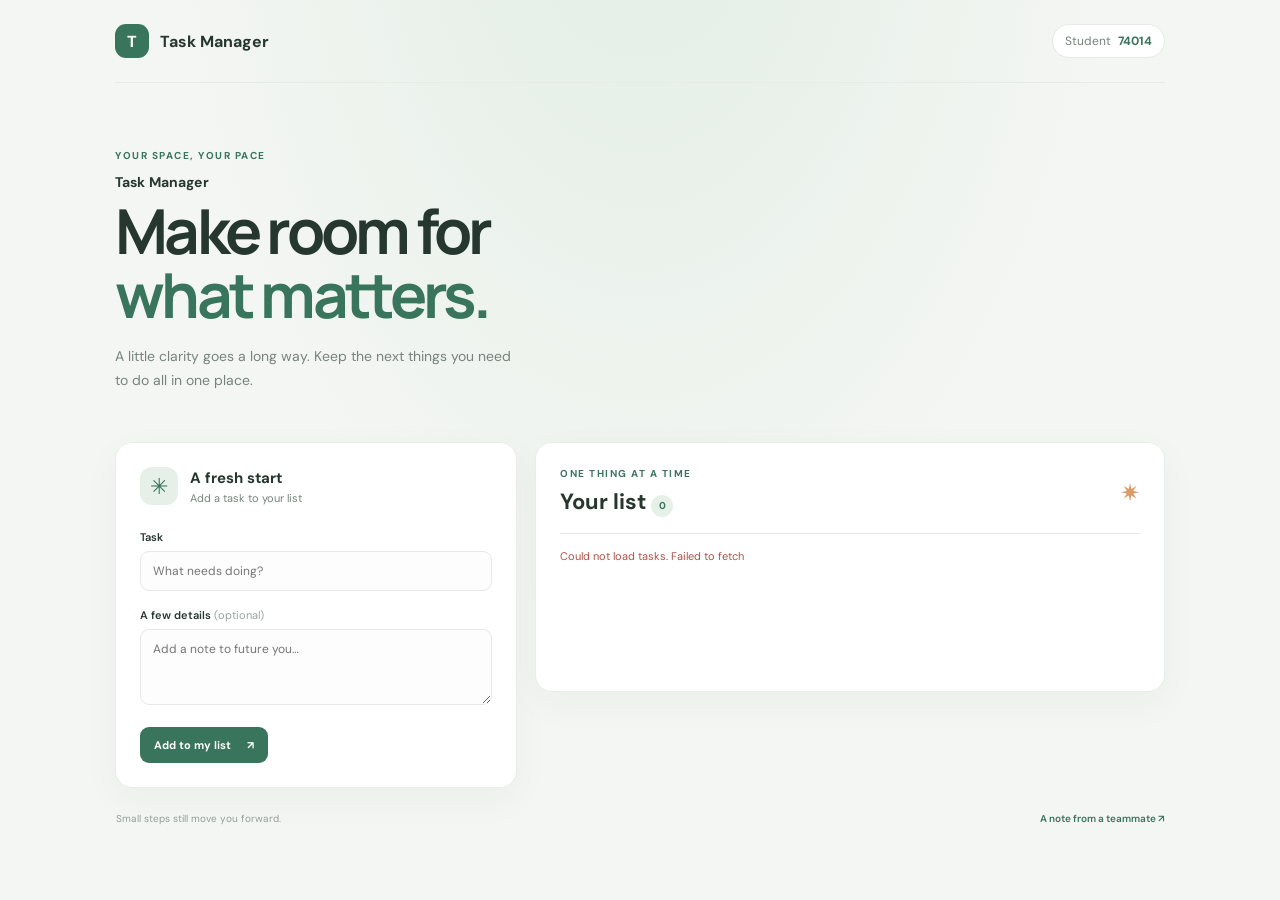
<file: index.html>
<!DOCTYPE html>
<html lang="en">
  <head>
    <meta charset="utf-8">
    <meta name="viewport" content="width=device-width, initial-scale=1">
    <meta name="theme-color" content="#f4f6f3">
    <title>Task Manager — Alisher</title>
    <link rel="stylesheet" href="style.css">
    <script src="app.js" defer></script>
  </head>
  <body>
    <main class="shell">
      <header class="topbar">
        <a class="brand" href="index.html"
          ><span class="brand-mark">T</span><span>Task Manager</span></a
        ><span class="student-chip"
          >Student <strong id="student-id">74014</strong></span
        >
      </header>
      <section class="intro">
        <p class="eyebrow">YOUR SPACE, YOUR PACE</p>
        <h1>Task Manager</h1>
        <p class="hero-line">Make room for<br><span>what matters.</span></p>
        <p class="intro-copy">
          A little clarity goes a long way. Keep the next things you need to do
          all in one place.
        </p>
      </section>
      <section class="workspace" aria-label="Task manager">
        <form id="task-form" class="task-form">
          <div class="form-heading">
            <span class="form-icon">✳</span>
            <div>
              <h2 id="form-title">A fresh start</h2>
              <p>Add a task to your list</p>
            </div>
          </div>
          <label for="task-title">Task</label
          ><input
            type="text"
            id="task-title"
            name="title"
            maxlength="160"
            placeholder="What needs doing?"
            required
          ><label for="task-description"
            >A few details <span>(optional)</span></label
          ><textarea
            id="task-description"
            name="description"
            rows="3"
            maxlength="1200"
            placeholder="Add a note to future you…"
          ></textarea>
          <div class="form-actions">
            <button
              id="task-submit"
              class="button button-primary"
              type="submit"
            >
              Add to my list <span>↗</span></button
            ><button
              id="task-cancel"
              class="button button-quiet"
              type="button"
              hidden
            >
              Cancel
            </button>
          </div>
        </form>
        <section class="list-panel">
          <div class="list-head">
            <div>
              <p class="eyebrow">ONE THING AT A TIME</p>
              <h2>Your list <span id="task-count">0</span></h2>
            </div>
            <span class="list-spark">✷</span>
          </div>
          <p
            id="status-message"
            class="status-message"
            role="status"
            aria-live="polite"
          >
            Connecting to your task list…
          </p>
          <div id="task-list" class="task-list"></div>
        </section>
      </section>
      <footer class="footer">
        <span>Small steps still move you forward.</span
        ><a id="contribution-link" href="contribution.html"
          >A note from a teammate <span>↗</span></a
        >
      </footer>
    </main>
  </body>
</html>
</file>
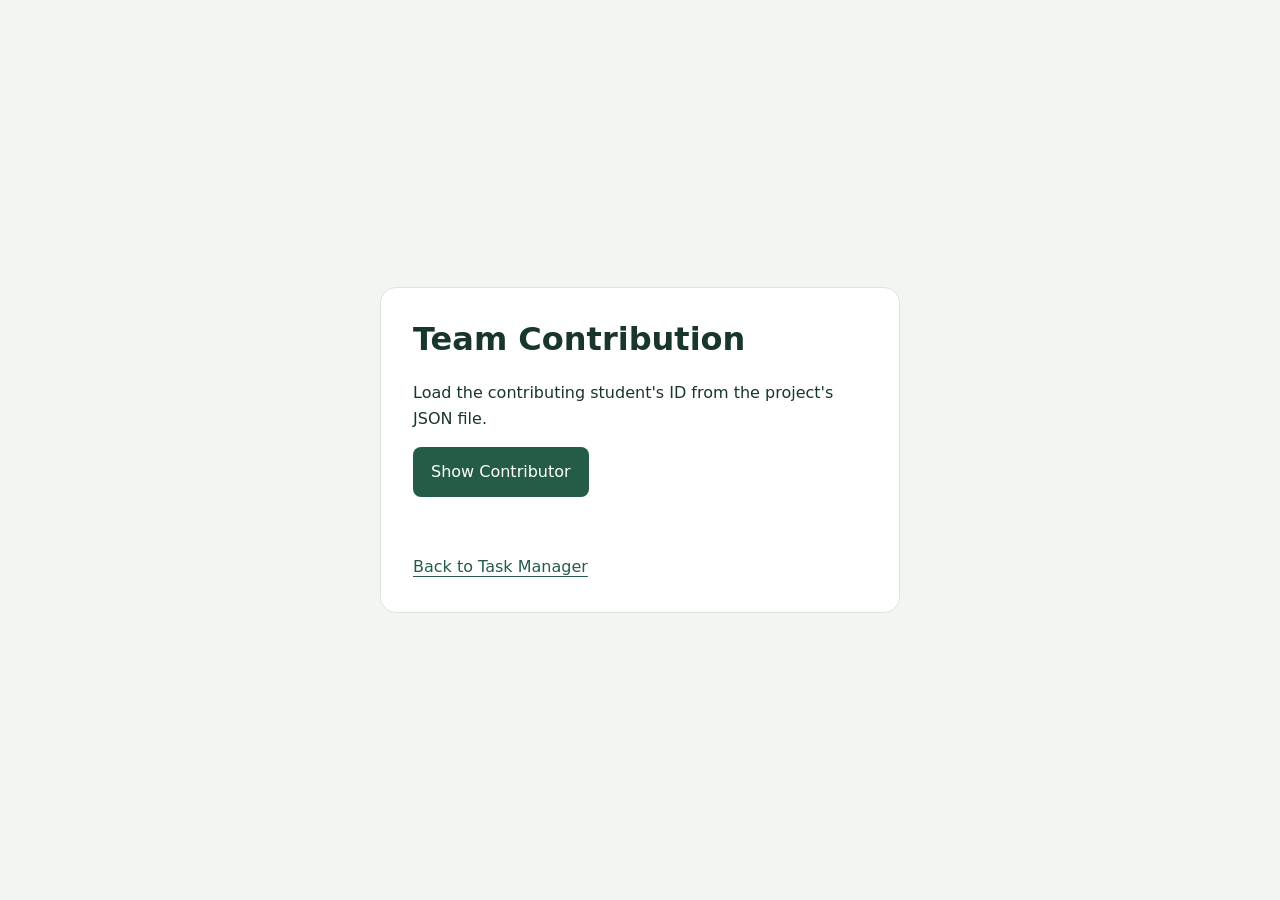
<file: contribution.html>
<!DOCTYPE html>
<html lang="en">
<head>
  <meta charset="utf-8">
  <meta name="viewport" content="width=device-width, initial-scale=1">
  <title>Team Contribution</title>
  <style>
    * { box-sizing: border-box; }
    body { margin: 0; min-height: 100vh; display: grid; place-items: center; padding: 24px; font: 16px/1.6 system-ui, sans-serif; color: #18352e; background: #f3f5f0; }
    main { width: min(100%, 520px); padding: 32px; border: 1px solid #dce4db; border-radius: 16px; background: white; }
    h1 { margin-top: 0; line-height: 1.2; }
    button { padding: 12px 18px; border: 0; border-radius: 8px; font: inherit; color: white; background: #245c47; cursor: pointer; }
    button:disabled { opacity: .6; cursor: wait; }
    button:focus-visible, a:focus-visible { outline: 3px solid #b38a34; outline-offset: 4px; }
    #contributor-student-id { min-height: 1.6em; overflow-wrap: anywhere; font-weight: 600; }
    a { color: #245c47; text-underline-offset: 4px; }
  </style>
</head>
<body>
  <main>
    <h1>Team Contribution</h1>
    <p>Load the contributing student's ID from the project's JSON file.</p>
    <button id="load-contributor" type="button">Show Contributor</button>
    <p id="contributor-student-id" role="status" aria-live="polite"></p>
    <a href="index.html">Back to Task Manager</a>
  </main>
  <script>
    "use strict";
    const button = document.getElementById("load-contributor");
    const output = document.getElementById("contributor-student-id");
    button.addEventListener("click", async () => {
      button.disabled = true;
      output.textContent = "Loading contributor…";
      try {
        const response = await fetch("contribution.json", { cache: "no-store", signal: AbortSignal.timeout(15000) });
        if (!response.ok) throw new Error(`Request failed (${response.status}).`);
        const data = await response.json();
        if (typeof data.contributorStudentId !== "string" || !/^\d+$/.test(data.contributorStudentId)) {
          throw new Error("A valid contributor student ID is missing from contribution.json.");
        }
        output.textContent = `Contributor Student ID: ${data.contributorStudentId}`;
      } catch (error) {
        output.textContent = `Unable to load contributor. ${error.message} Please try again.`;
      } finally {
        button.disabled = false;
      }
    });
  </script>
</body>
</html>
</file>
<file: style.css>
@import url("https://fonts.googleapis.com/css2?family=DM+Sans:wght@400;500;600;700&family=Manrope:wght@400;500;600;700;800&display=swap");
:root {
  font-family: "DM Sans", sans-serif;
  color: #25372f;
  background: #f4f6f3;
  font-synthesis: none;
  text-rendering: optimizeLegibility;
  --ink: #25372f;
  --muted: #77837c;
  --green: #39745d;
  --line: #e5eae5;
  --paper: #fff;
  --mint: #e6f0e9;
}
* {
  box-sizing: border-box;
}
body {
  margin: 0;
  min-width: 320px;
  min-height: 100vh;
  background:
    radial-gradient(ellipse at 50% -20%, #e1ede4 0%, transparent 53%), #f4f6f3;
}
.shell {
  width: min(100% - 48px, 1050px);
  margin: auto;
}
.topbar {
  height: 83px;
  display: flex;
  align-items: center;
  justify-content: space-between;
  border-bottom: 1px solid #e6ebe5;
}
.brand {
  display: flex;
  align-items: center;
  gap: 11px;
  color: var(--ink);
  text-decoration: none;
  font-weight: 700;
}
.brand-mark {
  display: grid;
  place-items: center;
  width: 34px;
  height: 34px;
  border-radius: 11px;
  background: var(--green);
  color: white;
  font-weight: 800;
}
.student-chip {
  font-size: 12px;
  color: var(--muted);
  background: white;
  border: 1px solid var(--line);
  padding: 8px 12px;
  border-radius: 999px;
}
.student-chip strong {
  color: var(--green);
  margin-left: 4px;
}
.intro {
  padding: 66px 0 36px;
  max-width: 560px;
}
.eyebrow {
  font-size: 10px;
  letter-spacing: 0.15em;
  font-weight: 700;
  color: var(--green);
  margin: 0 0 12px;
}
.intro h1 {
  font-size: 14px;
  line-height: 1.2;
  letter-spacing: 0.01em;
  margin: 0 0 8px;
}
.hero-line {
  font-family: Manrope, sans-serif;
  font-size: clamp(40px, 6vw, 62px);
  font-weight: 700;
  line-height: 1.04;
  letter-spacing: -0.06em;
  margin: 0;
}
.hero-line span {
  color: var(--green);
}
.intro-copy {
  color: var(--muted);
  font-size: 14px;
  line-height: 1.7;
  max-width: 410px;
  margin-top: 17px;
}
.workspace {
  display: grid;
  grid-template-columns: minmax(280px, 0.78fr) minmax(0, 1.22fr);
  gap: 18px;
  align-items: start;
}
.task-form,
.list-panel {
  background: white;
  border: 1px solid #e9ede9;
  border-radius: 17px;
  box-shadow: 0 12px 38px #243d2c0a;
}
.task-form {
  padding: 24px;
}
.form-heading {
  display: flex;
  gap: 12px;
  align-items: center;
  margin-bottom: 25px;
}
.form-icon {
  display: grid;
  place-items: center;
  width: 38px;
  height: 38px;
  background: var(--mint);
  border-radius: 12px;
  color: var(--green);
  font-size: 22px;
}
.form-heading h2 {
  font-size: 15px;
  margin: 0 0 3px;
}
.form-heading p {
  font-size: 11px;
  color: var(--muted);
  margin: 0;
}
.task-form label {
  display: block;
  font-weight: 600;
  font-size: 11px;
  margin: 0 0 7px;
}
.task-form label span {
  color: #9aa39e;
  font-weight: 400;
}
.task-form input,
.task-form textarea {
  width: 100%;
  border: 1px solid var(--line);
  border-radius: 9px;
  padding: 11px 12px;
  font: inherit;
  font-size: 12px;
  background: #fcfdfc;
  outline: 0;
  margin-bottom: 17px;
}
.task-form textarea {
  resize: vertical;
  min-height: 76px;
}
.task-form input:focus,
.task-form textarea:focus {
  border-color: #8fb4a0;
  box-shadow: 0 0 0 3px #eaf3ed;
}
.form-actions {
  display: flex;
  gap: 8px;
}
.button {
  border: 0;
  border-radius: 9px;
  padding: 11px 14px;
  font: inherit;
  font-size: 11px;
  font-weight: 700;
  cursor: pointer;
}
.button-primary {
  background: var(--green);
  color: white;
}
.button-primary span {
  padding-left: 13px;
}
.button-quiet {
  background: #f1f4f1;
  color: var(--muted);
}
.list-panel {
  min-height: 250px;
  padding: 24px;
}
.list-head {
  display: flex;
  align-items: center;
  justify-content: space-between;
  padding-bottom: 16px;
  border-bottom: 1px solid var(--line);
}
.list-head .eyebrow {
  margin-bottom: 7px;
}
.list-head h2 {
  font-size: 22px;
  margin: 0;
}
.list-head h2 span {
  display: inline-grid;
  place-items: center;
  width: 22px;
  height: 22px;
  background: var(--mint);
  color: var(--green);
  font-size: 10px;
  border-radius: 50%;
}
.list-spark {
  color: #d99c69;
  font-size: 24px;
}
.status-message {
  font-size: 11px;
  line-height: 1.55;
  color: var(--muted);
  margin: 14px 0;
}
.status-message:empty {
  display: none;
}
.status-message.error {
  color: #ae5145;
}
.status-message.success {
  color: var(--green);
}
.task-list {
  display: grid;
  gap: 9px;
}
.task-item {
  display: grid;
  grid-template-columns: 24px minmax(0, 1fr) auto;
  gap: 11px;
  align-items: start;
  border: 1px solid var(--line);
  border-radius: 11px;
  padding: 13px 12px;
}
.task-check {
  width: 19px;
  height: 19px;
  border: 1.5px solid #b7c5ba;
  border-radius: 6px;
  background: white;
  color: white;
  padding: 0;
  cursor: pointer;
}
.is-complete .task-check {
  background: var(--green);
}
.task-copy {
  min-width: 0;
}
.task-copy h3 {
  font-size: 12px;
  margin: 0 0 4px;
  overflow-wrap: anywhere;
}
.task-copy p {
  font-size: 11px;
  line-height: 1.55;
  color: var(--muted);
  margin: 0;
  white-space: pre-wrap;
  overflow-wrap: anywhere;
}
.task-status {
  font-size: 9px;
  color: var(--green);
  margin-top: 7px;
  display: inline-block;
}
.is-complete .task-copy h3 {
  text-decoration: line-through;
  color: #89958e;
}
.task-controls {
  display: flex;
  gap: 4px;
}
.icon-button {
  border: 0;
  background: transparent;
  color: #78857c;
  font:
    600 10px "DM Sans",
    sans-serif;
  cursor: pointer;
  padding: 5px;
  border-radius: 6px;
}
.empty-state {
  padding: 22px 14px;
  text-align: center;
}
.empty-icon {
  font-size: 24px;
  color: #9eb6a4;
  margin: 0 0 6px;
}
.empty-state h3 {
  font-size: 12px;
  margin: 0 0 4px;
}
.empty-state p {
  font-size: 11px;
  color: var(--muted);
  margin: 0;
}
.footer {
  display: flex;
  justify-content: space-between;
  gap: 16px;
  padding: 24px 1px 30px;
  color: #929d95;
  font-size: 10px;
}
.footer a {
  color: var(--green);
  text-decoration: none;
  font-weight: 600;
}
@media (max-width: 720px) {
  .shell {
    width: min(100% - 30px, 520px);
  }
  .topbar {
    height: 69px;
  }
  .intro {
    padding: 44px 0 26px;
  }
  .workspace {
    grid-template-columns: 1fr;
  }
  .task-form,
  .list-panel {
    padding: 20px;
  }
  .footer {
    padding-top: 19px;
    flex-wrap: wrap;
  }
}
</file>
